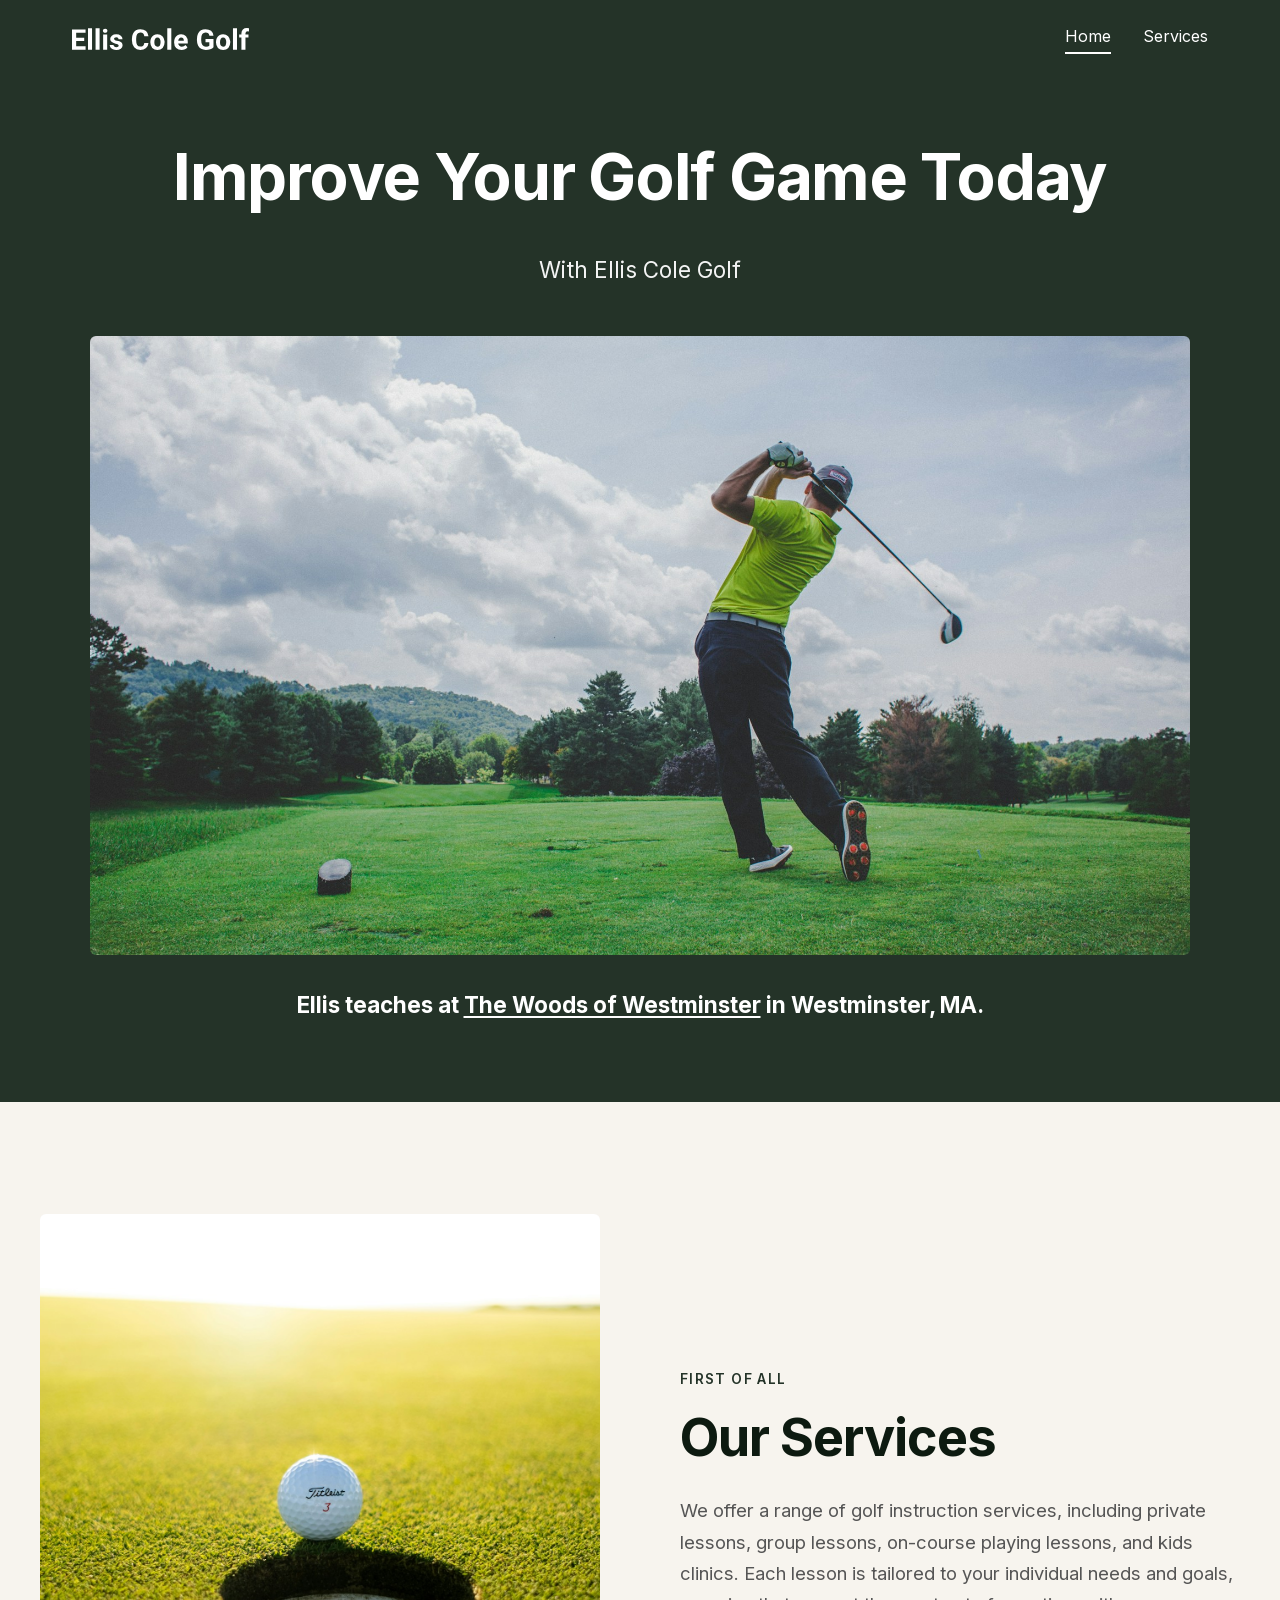
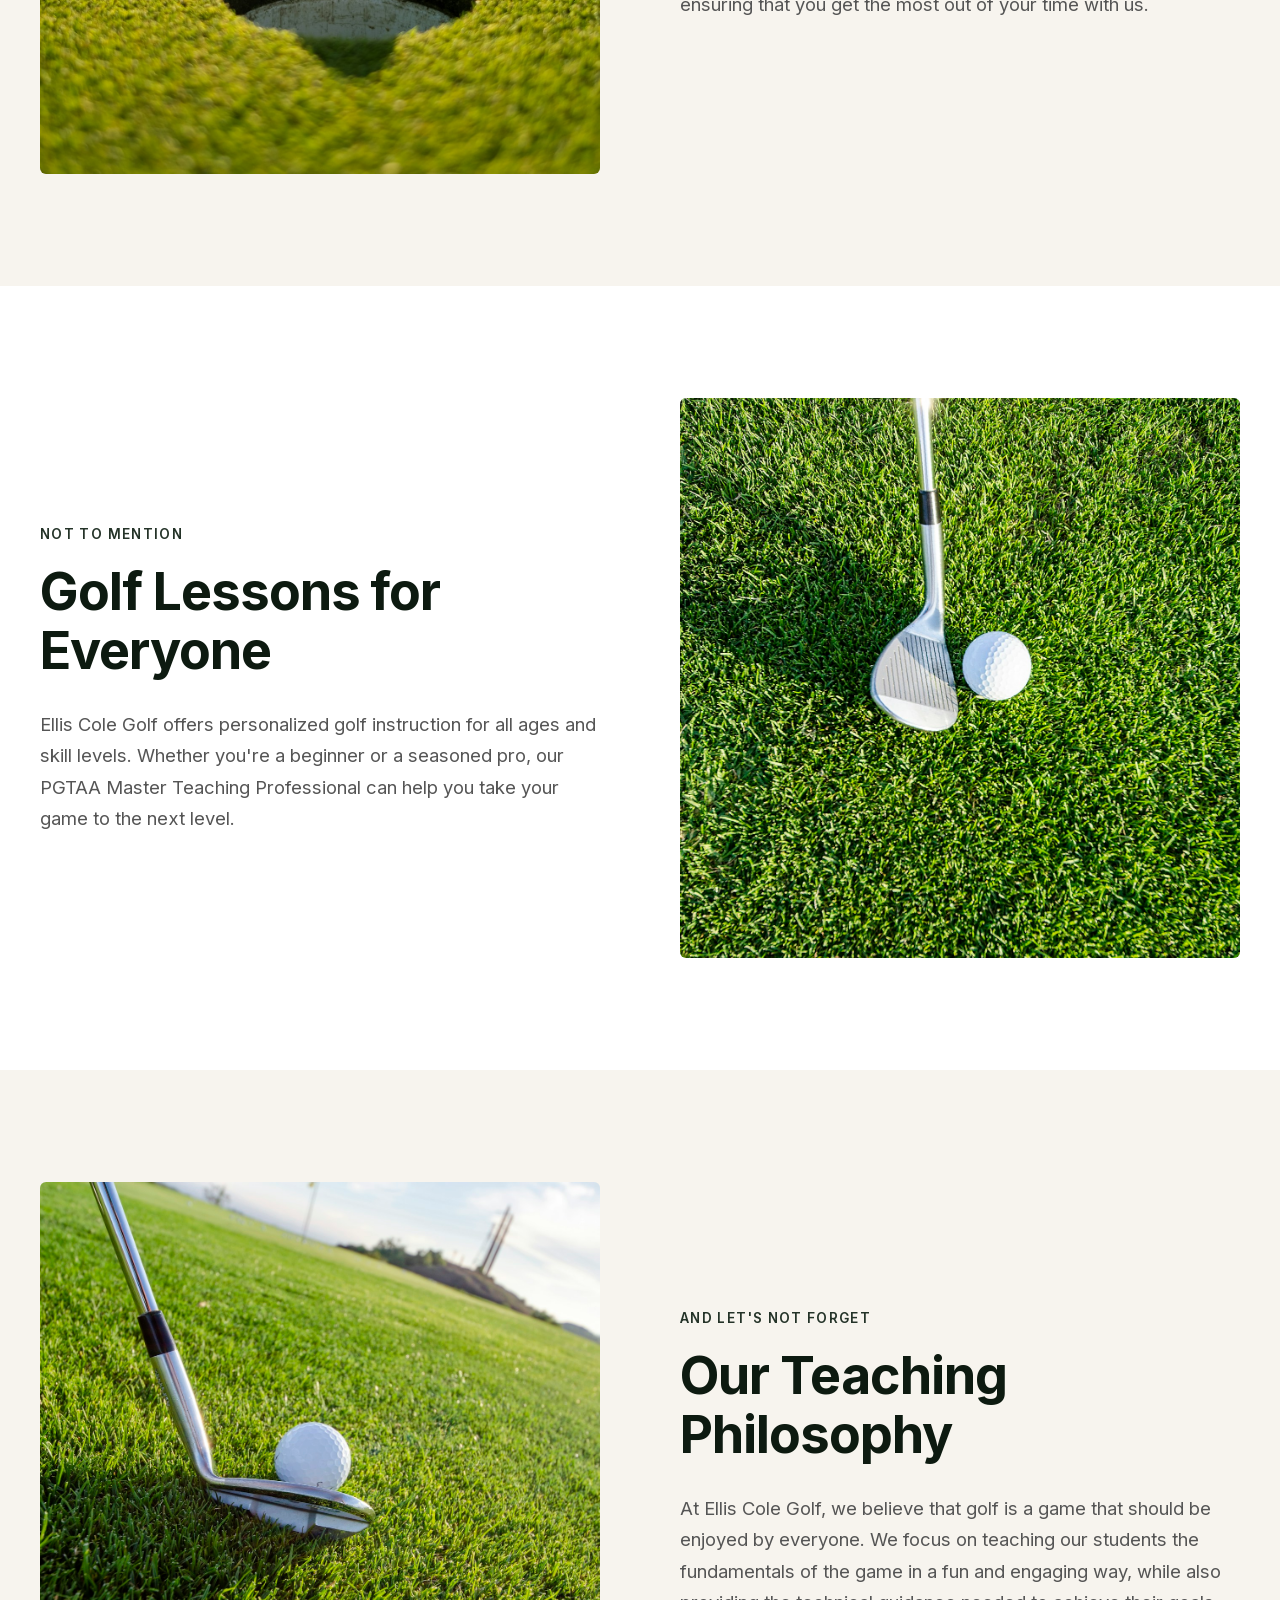
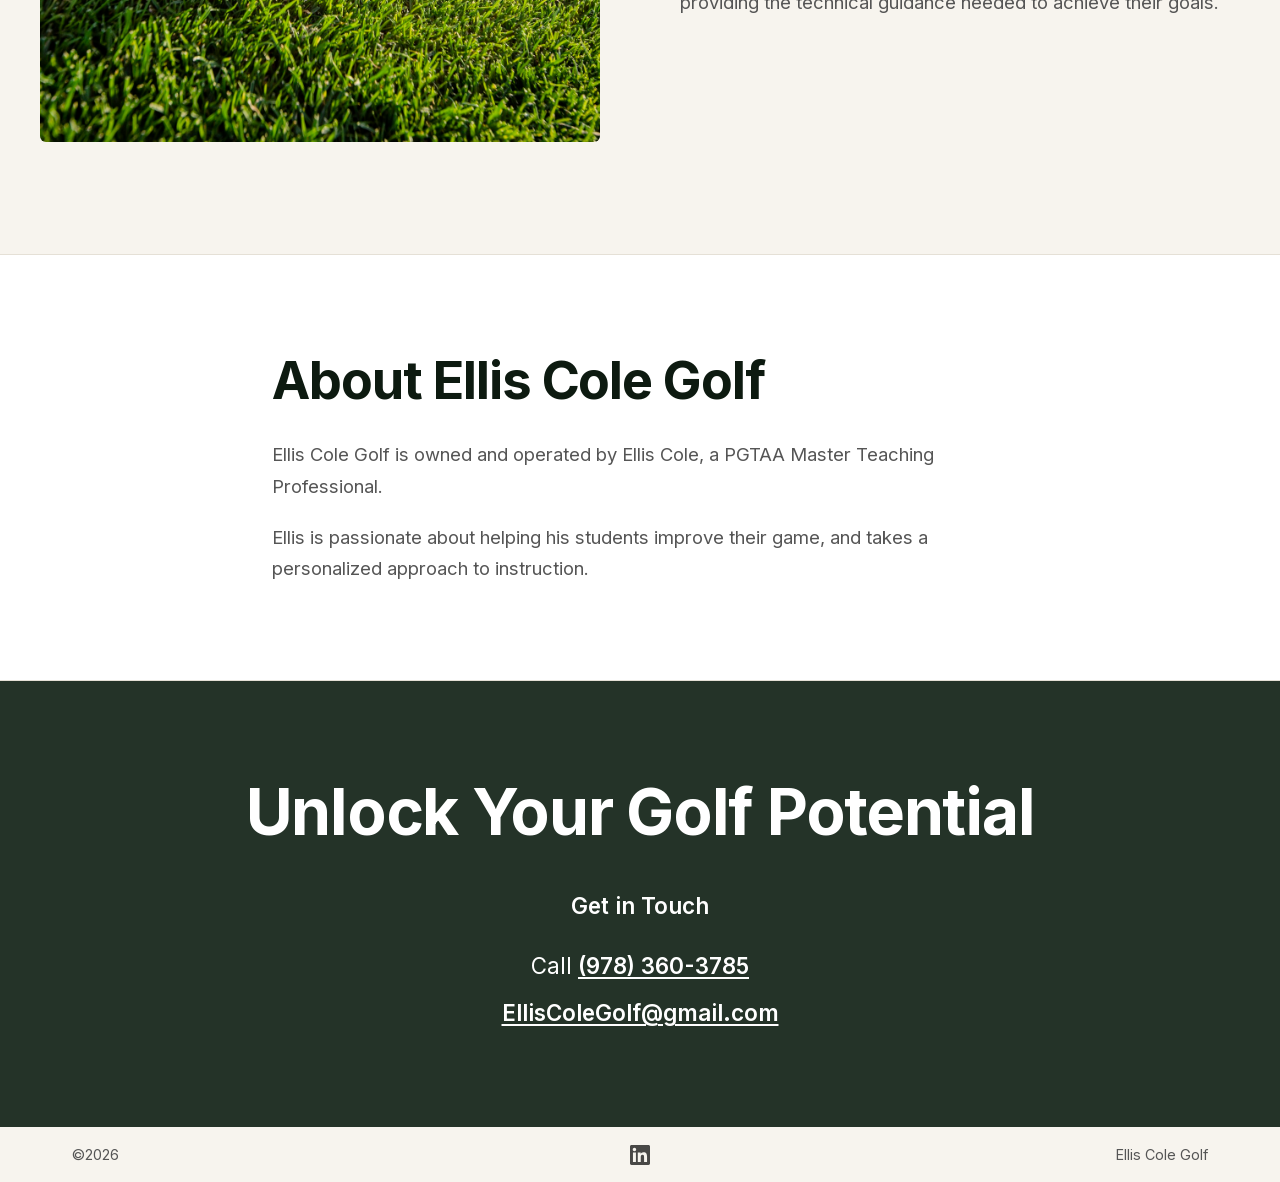
<file: index.html>
<!DOCTYPE html>
<html lang="en">
<head>
  <meta charset="utf-8">
  <meta name="viewport" content="width=device-width, initial-scale=1">
  <title>Expert Golf Instruction for All Skill Levels | PGTAA Master Teaching Professional | Ellis Cole Golf</title>
  <meta name="description" content="Improve your golf game with expert instruction from a PGTAA Master Teaching Professional. We offer lessons for all ages and skill levels.">
  <meta name="keywords" content="golf instruction, PGTAA Master Teaching Professional, skill levels">
  <link rel="canonical" href="https://elliscolegolf.com/">
  <meta property="og:title" content="Ellis Cole Golf">
  <meta property="og:description" content="Expert golf instruction from a PGTAA Master Teaching Professional.">
  <meta property="og:url" content="https://elliscolegolf.com/">
  <meta property="og:type" content="website">
  <link rel="stylesheet" href="styles.css">
</head>
<body>

<div class="dark-block">
  <header class="site-header">
    <div class="inner">
      <a href="index.html"><img src="logo.svg" alt="Ellis Cole Golf"></a>
      <nav>
        <a href="index.html" class="current">Home</a>
        <a href="services.html">Services</a>
      </nav>
    </div>
  </header>

  <section class="hero">
    <h1>Improve Your Golf Game Today</h1>
    <p class="subtitle">With Ellis Cole Golf</p>
    <div class="hero-photo">
      <img src="img/golf-1.jpg" alt="Man swinging golf driver">
    </div>
    <p class="location">
      Ellis teaches at <a href="https://thewoodsofwestminster.com/" target="_blank" rel="noopener">The Woods of Westminster</a> in Westminster, MA.
    </p>
  </section>
</div>

<section class="section">
  <div class="section-feature reverse">
    <div class="text">
      <p class="eyebrow">First of all</p>
      <h2>Our Services</h2>
      <p>We offer a range of golf instruction services, including private lessons, group lessons, on-course playing lessons, and kids clinics. Each lesson is tailored to your individual needs and goals, ensuring that you get the most out of your time with us.</p>
    </div>
    <div class="img-wrap"><img src="img/golf-2.jpg" alt="Golf ball on green grass" loading="lazy"></div>
  </div>
</section>

<section class="section">
  <div class="section-feature">
    <div class="text">
      <p class="eyebrow">Not to mention</p>
      <h2>Golf Lessons for Everyone</h2>
      <p>Ellis Cole Golf offers personalized golf instruction for all ages and skill levels. Whether you're a beginner or a seasoned pro, our PGTAA Master Teaching Professional can help you take your game to the next level.</p>
    </div>
    <div class="img-wrap"><img src="img/golf-4.jpg" alt="Golf club on golf course" loading="lazy"></div>
  </div>
</section>

<section class="section">
  <div class="section-feature reverse">
    <div class="text">
      <p class="eyebrow">And let's not forget</p>
      <h2>Our Teaching Philosophy</h2>
      <p>At Ellis Cole Golf, we believe that golf is a game that should be enjoyed by everyone. We focus on teaching our students the fundamentals of the game in a fun and engaging way, while also providing the technical guidance needed to achieve their goals.</p>
    </div>
    <div class="img-wrap"><img src="img/golf-3.jpg" alt="White golf club on green grass" loading="lazy"></div>
  </div>
</section>

<section class="about">
  <div class="inner">
    <h2>About Ellis Cole Golf</h2>
    <p>Ellis Cole Golf is owned and operated by Ellis Cole, a PGTAA Master Teaching Professional.</p>
    <p>Ellis is passionate about helping his students improve their game, and takes a personalized approach to instruction.</p>
  </div>
</section>

<section class="cta">
  <h2>Unlock Your Golf Potential</h2>
  <p class="cta-sub">Get in Touch</p>
  <div class="contact">
    <p>Call <a href="tel:+19783603785">(978) 360-3785</a></p>
    <p><a href="mailto:EllisColeGolf@gmail.com">EllisColeGolf@gmail.com</a></p>
  </div>
</section>

<footer class="site-footer">
  <div class="inner">
    <span>&copy;2026</span>
    <a href="https://www.linkedin.com/in/ellis-cole-a7071439" target="_blank" rel="noopener" aria-label="LinkedIn">
      <img src="linkedin.svg" alt="LinkedIn" class="social-icon">
    </a>
    <span>Ellis Cole Golf</span>
  </div>
</footer>

</body>
</html>
</file>
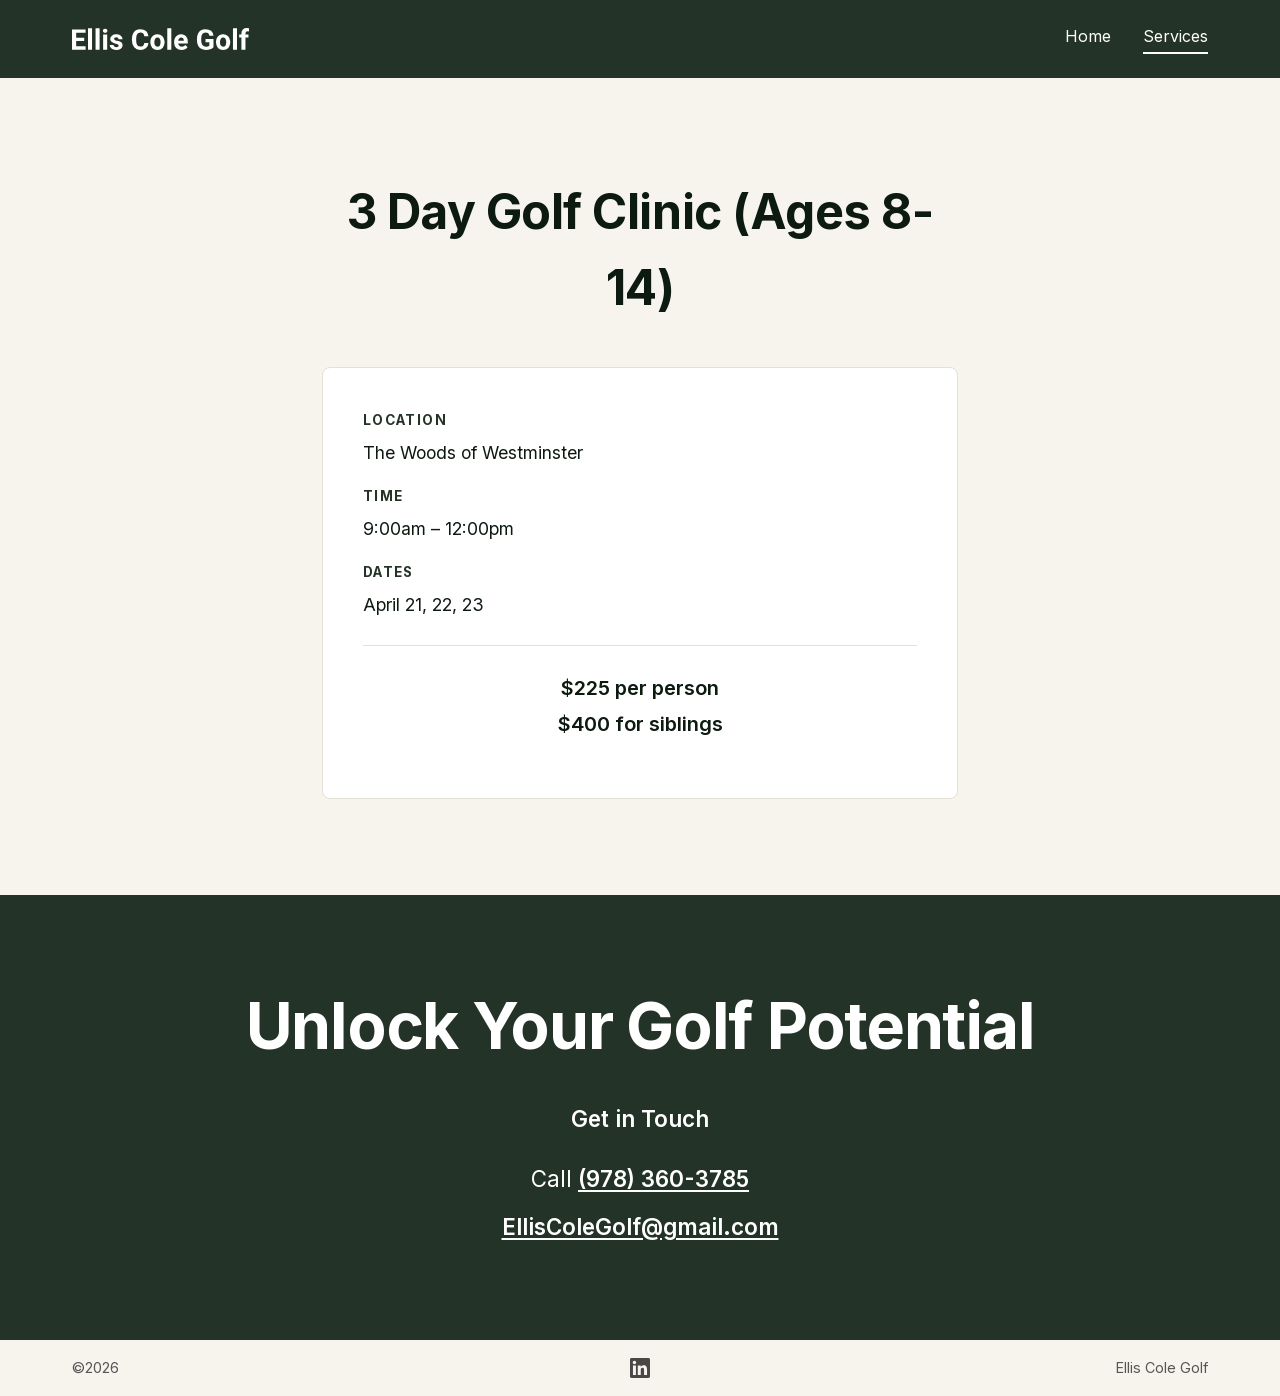
<file: services.html>
<!DOCTYPE html>
<html lang="en">
<head>
  <meta charset="utf-8">
  <meta name="viewport" content="width=device-width, initial-scale=1">
  <title>Services | Ellis Cole Golf</title>
  <meta name="description" content="3 Day Golf Clinic for ages 8-14 at The Woods of Westminster.">
  <link rel="canonical" href="https://elliscolegolf.com/services">
  <link rel="stylesheet" href="styles.css">
</head>
<body>

<header class="site-header">
  <div class="inner">
    <a href="index.html"><img src="logo.svg" alt="Ellis Cole Golf"></a>
    <nav>
      <a href="index.html">Home</a>
      <a href="services.html" class="current">Services</a>
    </nav>
  </div>
</header>

<section class="clinic">
  <h1>3 Day Golf Clinic (Ages 8-14)</h1>
  <div class="details">
    <p><strong>Location</strong>The Woods of Westminster</p>
    <p><strong>Time</strong>9:00am – 12:00pm</p>
    <p><strong>Dates</strong>April 21, 22, 23</p>
    <p class="price">$225 per person<br>$400 for siblings</p>
  </div>
</section>

<section class="cta">
  <h2>Unlock Your Golf Potential</h2>
  <p class="cta-sub">Get in Touch</p>
  <div class="contact">
    <p>Call <a href="tel:+19783603785">(978) 360-3785</a></p>
    <p><a href="mailto:EllisColeGolf@gmail.com">EllisColeGolf@gmail.com</a></p>
  </div>
</section>

<footer class="site-footer">
  <div class="inner">
    <span>&copy;2026</span>
    <a href="https://www.linkedin.com/in/ellis-cole-a7071439" target="_blank" rel="noopener" aria-label="LinkedIn">
      <img src="linkedin.svg" alt="LinkedIn" class="social-icon">
    </a>
    <span>Ellis Cole Golf</span>
  </div>
</footer>

</body>
</html>
</file>
<file: styles.css>
@import url("fonts/inter.css");

:root {
  --green: #243328;
  --green-dark: #0D1A10;
  --cream: #f7f4ee;
  --text: #0D1A10;
  --text-muted: #555;
  --border: #e5e0d6;
  --max: 1200px;
}

* { box-sizing: border-box; margin: 0; padding: 0; }

html { scroll-behavior: smooth; }

body {
  font-family: "Inter", system-ui, sans-serif;
  color: var(--text);
  line-height: 1.6;
  background: var(--cream);
}

img { max-width: 100%; height: auto; display: block; }

a { color: inherit; text-decoration: none; }

/* dark hero block: header + hero merge into one dark green section */
.dark-block {
  background: var(--green);
  color: white;
}

.site-header {
  position: sticky;
  top: 0;
  background: var(--green);
  z-index: 10;
}
.site-header .inner {
  max-width: var(--max);
  margin: 0 auto;
  padding: 1.5rem 2rem;
  display: flex;
  justify-content: space-between;
  align-items: center;
}
.site-header img { height: 22px; width: auto; }
.site-header nav { display: flex; gap: 2rem; }
.site-header nav a {
  color: white;
  font-weight: 500;
  font-size: 1rem;
  padding-bottom: 2px;
}
.site-header nav a.current {
  border-bottom: 2px solid white;
}

/* hero */
.hero {
  text-align: center;
  padding: 4rem 2rem 5rem;
}
.hero h1 {
  font-size: clamp(2.25rem, 5.5vw, 4rem);
  font-weight: 700;
  line-height: 1.1;
  margin-bottom: 2.5rem;
  letter-spacing: -0.02em;
}
.hero .subtitle {
  font-size: clamp(1.1rem, 2vw, 1.4rem);
  font-weight: 400;
  margin-bottom: 3rem;
  opacity: 0.95;
}
.hero-photo {
  max-width: 1100px;
  margin: 0 auto 2rem;
  border-radius: 6px;
  overflow: hidden;
}
.hero-photo img {
  width: 100%;
  aspect-ratio: 16 / 9;
  object-fit: cover;
}
.hero .location {
  font-size: clamp(1.15rem, 1.8vw, 1.4rem);
  font-weight: 700;
  margin-top: 2rem;
}
.hero .location a {
  text-decoration: underline;
  text-underline-offset: 3px;
}

/* sections — alternating cream / white zebra */
.section {
  padding: 7rem 2rem;
}
.section:nth-of-type(even) { background: white; }
.section:nth-of-type(odd) { background: var(--cream); }
.section .section-feature {
  max-width: var(--max);
  margin: 0 auto;
  display: grid;
  grid-template-columns: 1fr 1fr;
  gap: 5rem;
  align-items: center;
}
.section-feature.reverse > .text { order: 2; }
.section-feature.reverse > .img-wrap { order: 1; }

.section-feature .text .eyebrow {
  text-transform: uppercase;
  letter-spacing: 0.1em;
  font-size: 0.85rem;
  color: var(--green);
  font-weight: 600;
  margin-bottom: 1rem;
}
.section-feature .text h2 {
  font-size: clamp(2.25rem, 4.5vw, 3.25rem);
  font-weight: 700;
  margin-bottom: 1.75rem;
  line-height: 1.15;
  letter-spacing: -0.02em;
}
.section-feature .text p {
  color: var(--text-muted);
  font-size: 1.15rem;
  line-height: 1.7;
}
.section-feature .img-wrap {
  border-radius: 6px;
  overflow: hidden;
}
.section-feature .img-wrap img {
  aspect-ratio: 1 / 1;
  object-fit: cover;
  width: 100%;
}

@media (max-width: 768px) {
  .section { padding: 4rem 1.5rem; }
  .section-feature { grid-template-columns: 1fr; gap: 2rem; }
  .section-feature.reverse > .text { order: 2; }
  .section-feature.reverse > .img-wrap { order: 1; }
}

/* about */
.about {
  background: white;
  border-top: 1px solid var(--border);
  border-bottom: 1px solid var(--border);
}
.about .inner {
  max-width: 800px;
  margin: 0 auto;
  padding: 6rem 2rem;
}
.about h2 {
  font-size: clamp(2.25rem, 4.5vw, 3.25rem);
  font-weight: 700;
  margin-bottom: 1.75rem;
  line-height: 1.15;
  letter-spacing: -0.02em;
}
.about p {
  color: var(--text-muted);
  font-size: 1.15rem;
  line-height: 1.7;
}
.about p + p { margin-top: 1.25rem; }

/* CTA */
.cta {
  background: var(--green);
  color: white;
  text-align: center;
  padding: 6rem 2rem;
}
.cta h2 {
  font-size: clamp(2.5rem, 5.5vw, 4rem);
  font-weight: 700;
  margin-bottom: 2.5rem;
  line-height: 1.1;
  letter-spacing: -0.02em;
}
.cta .cta-sub {
  font-size: clamp(1.15rem, 2vw, 1.4rem);
  font-weight: 600;
  margin-bottom: 1.5rem;
}
.cta .contact {
  display: flex;
  flex-direction: column;
  gap: 0.75rem;
  font-size: clamp(1.15rem, 2vw, 1.4rem);
}
.cta .contact a {
  text-decoration: underline;
  text-underline-offset: 3px;
  font-weight: 600;
}

/* services page */
.clinic {
  max-width: 700px;
  margin: 0 auto;
  padding: 6rem 2rem;
  text-align: center;
}
.clinic h1 {
  font-size: clamp(2rem, 4.5vw, 3rem);
  font-weight: 700;
  margin-bottom: 2.5rem;
  letter-spacing: -0.01em;
}
.clinic .details {
  background: white;
  border: 1px solid var(--border);
  border-radius: 8px;
  padding: 2.5rem;
  font-size: 1.1rem;
  line-height: 1.8;
  text-align: left;
}
.clinic .details p { margin-bottom: 1rem; }
.clinic .details strong {
  display: block;
  font-size: 0.85rem;
  text-transform: uppercase;
  letter-spacing: 0.1em;
  color: var(--green);
  margin-bottom: 0.25rem;
}
.clinic .details .price {
  margin-top: 1.5rem;
  padding-top: 1.5rem;
  border-top: 1px solid var(--border);
  font-size: 1.25rem;
  font-weight: 600;
  color: var(--green-dark);
  text-align: center;
}

/* footer */
.site-footer {
  background: var(--cream);
  font-size: 0.9rem;
  color: var(--text-muted);
}
.site-footer .inner {
  max-width: var(--max);
  margin: 0 auto;
  padding: 1rem 2rem;
  display: grid;
  grid-template-columns: 1fr auto 1fr;
  align-items: center;
  gap: 1rem;
}
.site-footer .inner > :first-child { justify-self: start; }
.site-footer .inner > :last-child { justify-self: end; }
.site-footer .social-icon {
  width: 20px;
  height: 20px;
  opacity: 0.7;
  transition: opacity 0.15s;
}
.site-footer a:hover .social-icon { opacity: 1; }
</file>
